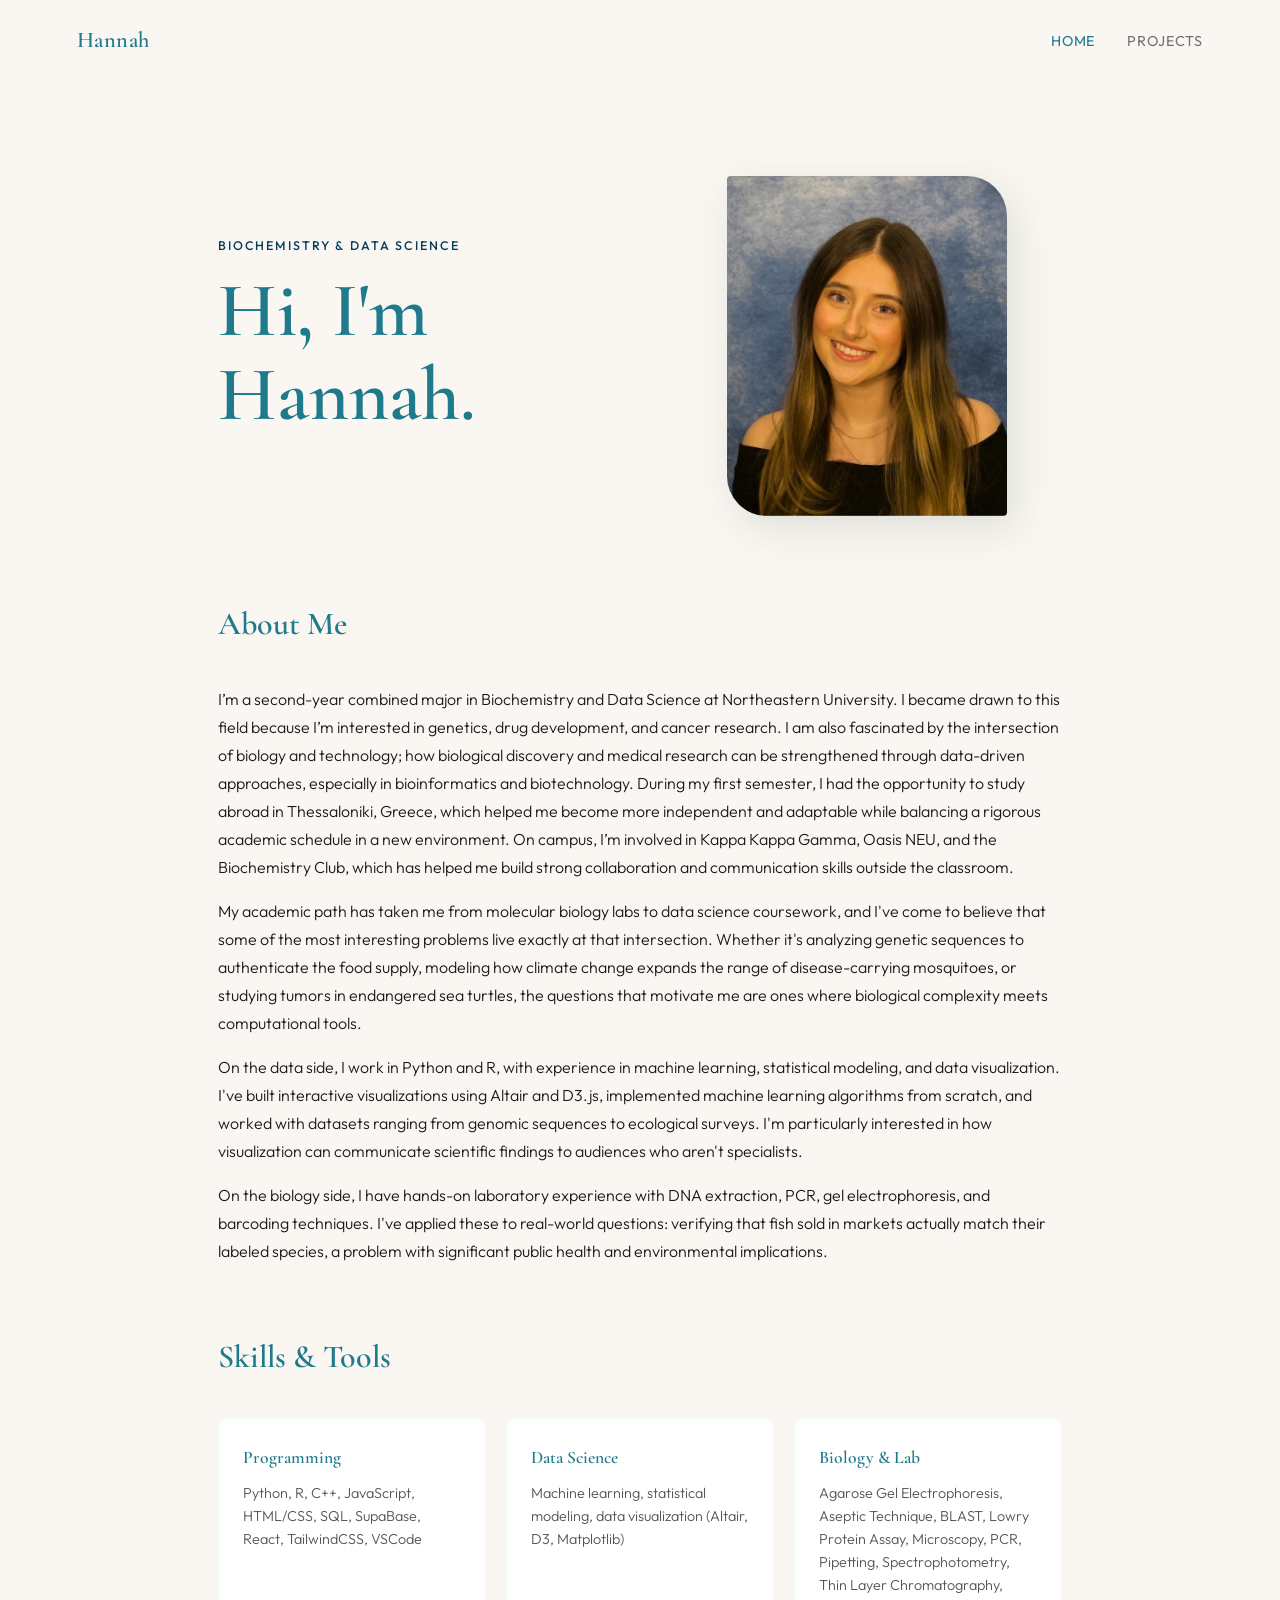
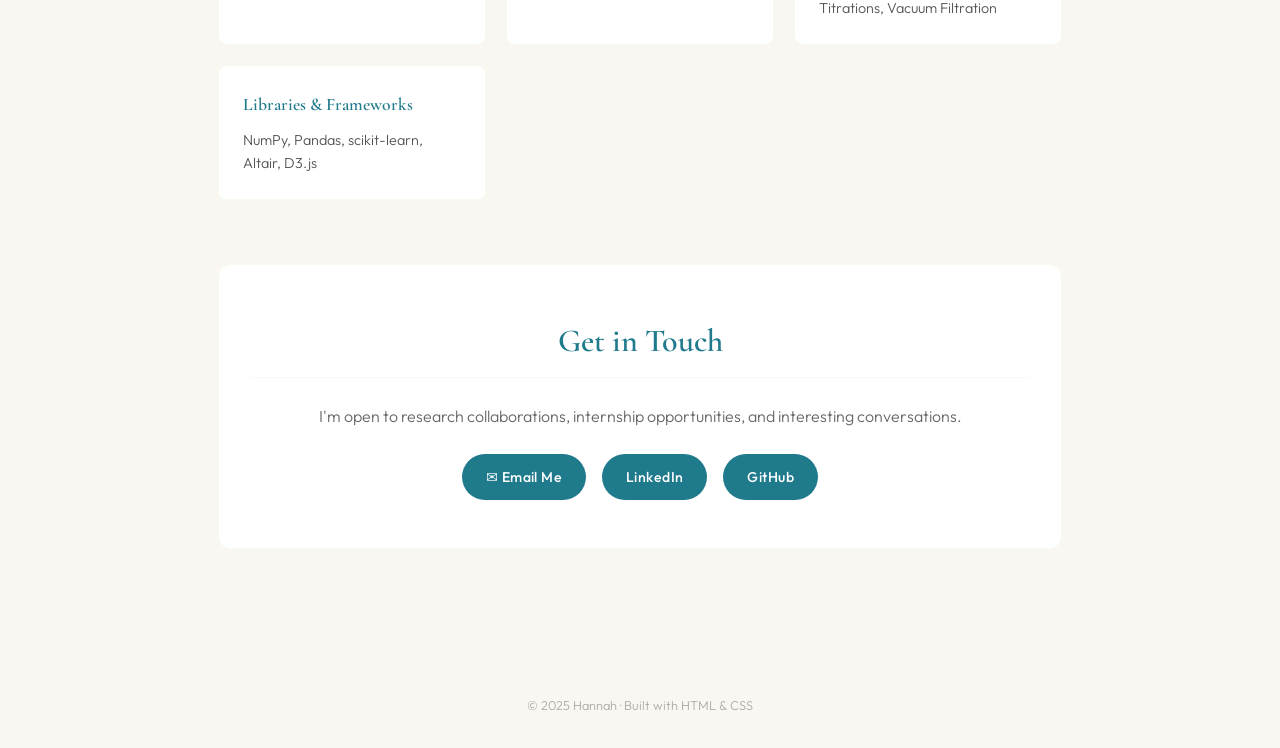
<file: index.html>
<!DOCTYPE html>
<html lang="en">
<head>
  <meta charset="UTF-8" />
  <meta name="viewport" content="width=device-width, initial-scale=1.0"/>
  <title>Hannah | Home</title>
  <link rel="preconnect" href="https://fonts.googleapis.com"/>
  <link href="https://fonts.googleapis.com/css2?family=Cormorant+Garamond:ital,wght@0,400;0,600;1,400&family=Outfit:wght@300;400;500&display=swap" rel="stylesheet"/>
  <link rel="stylesheet" href="style.css"/>
</head>
<body>

  <!-- Navigation -->
  <nav>
    <span class="nav-name">Hannah</span>
    <ul>
      <li><a href="index.html" class="active">Home</a></li>
      <li><a href="projects.html">Projects</a></li>
    </ul>
  </nav>

  <!-- Hero -->
  <header class="hero">
    <div class="hero-text">
      <p class="eyebrow">Biochemistry &amp; Data Science</p>
      <h1>Hi, I'm Hannah.</h1>
    </div>
    <div class="hero-image">
      <div class="image-frame">
        <img src="profile.jpg" alt="Hannah" onerror="this.style.display='none'; this.parentElement.classList.add('placeholder')"/>
      </div>
    </div>
  </header>

  <!-- About section -->
  <main>
    <section class="about">
      <h2>About Me</h2>
      <div class="about-body">
        <p>
          I’m a second-year combined major in Biochemistry and Data Science at Northeastern
          University. I became drawn to this field because I’m interested in genetics, drug
          development, and cancer research. I am also fascinated by the intersection of biology and
          technology; how biological discovery and medical research can be strengthened through
          data-driven approaches, especially in bioinformatics and biotechnology. During my first
          semester, I had the opportunity to study abroad in Thessaloniki, Greece, which helped me
          become more independent and adaptable while balancing a rigorous academic schedule
          in a new environment. On campus, I’m involved in Kappa Kappa Gamma, Oasis NEU,
          and the Biochemistry Club, which has helped me build strong collaboration and
          communication skills outside the classroom.        </p>
        <p>
          My academic path has taken me from molecular biology labs to data science coursework, and I've come to believe that some of the most interesting problems live exactly at that intersection. Whether it's analyzing genetic sequences to authenticate the food supply, modeling how climate change expands the range of disease-carrying mosquitoes, or studying tumors in endangered sea turtles, the questions that motivate me are ones where biological complexity meets computational tools.
        </p>
        <p>
          On the data side, I work in Python and R, with experience in machine learning, statistical modeling, and data visualization. I've built interactive visualizations using Altair and D3.js, implemented machine learning algorithms from scratch, and worked with datasets ranging from genomic sequences to ecological surveys. I'm particularly interested in how visualization can communicate scientific findings to audiences who aren't specialists.
        </p>
        <p>
          On the biology side, I have hands-on laboratory experience with DNA extraction, PCR, gel electrophoresis, and barcoding techniques. I've applied these to real-world questions: verifying that fish sold in markets actually match their labeled species, a problem with significant public health and environmental implications.
        </p>
      </div>
    </section>

    <!-- Skills / highlights -->
    <section class="skills">
      <h2>Skills &amp; Tools</h2>
      <div class="skills-grid">
        <div class="skill-card">
          <h3>Programming</h3>
          <p>Python, R, C++, JavaScript, HTML/CSS, SQL, SupaBase, React, TailwindCSS, VSCode
          </p>
        </div>
        <div class="skill-card">
          <h3>Data Science</h3>
          <p>Machine learning, statistical modeling, data visualization (Altair, D3, Matplotlib)</p>
        </div>
        <div class="skill-card">
          <h3>Biology &amp; Lab</h3>
          <p> Agarose Gel Electrophoresis, Aseptic Technique, BLAST, Lowry Protein Assay, Microscopy, PCR, Pipetting, Spectrophotometry, Thin Layer Chromatography, Titrations, Vacuum Filtration
          </p>
        </div>
        <div class="skill-card">
          <h3>Libraries &amp; Frameworks</h3>
          <p>NumPy, Pandas, scikit-learn, Altair, D3.js</p>
        </div>
      </div>
    </section>

    <!-- Contact section -->
    <section class="contact">
      <h2>Get in Touch</h2>
      <p>I'm open to research collaborations, internship opportunities, and interesting conversations.</p>
      <div class="contact-links">
        <a href="mailto:casali.h@northeastern.edu" class="contact-btn">✉ Email Me</a>
        <a href="https://linkedin.com/in/hannah-casali" class="contact-btn" target="_blank">LinkedIn</a>
        <a href="https://github.com/hannahcasali22" class="contact-btn" target="_blank">GitHub</a>
      </div>
    </section>
  </main>

  <footer>
    <p>© 2025 Hannah · Built with HTML &amp; CSS</p>
  </footer>

</body>
</html>
</file>
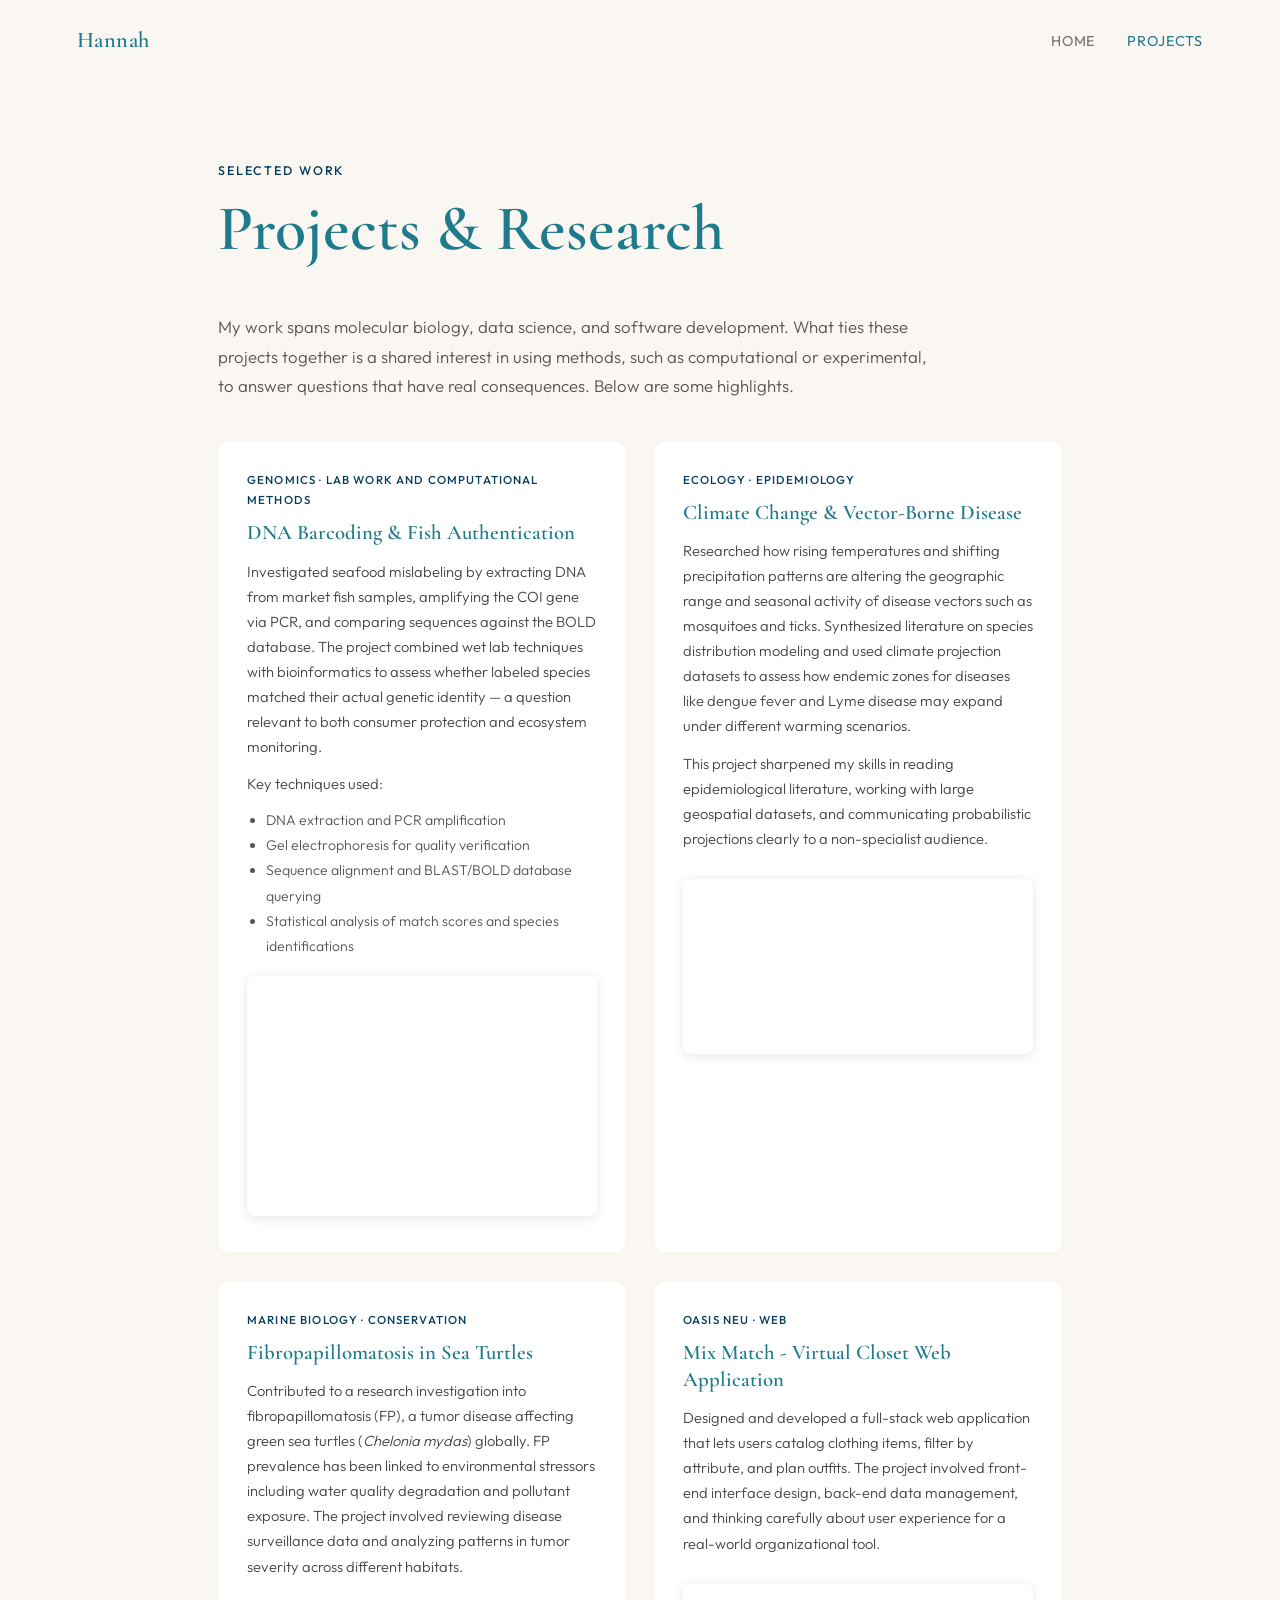
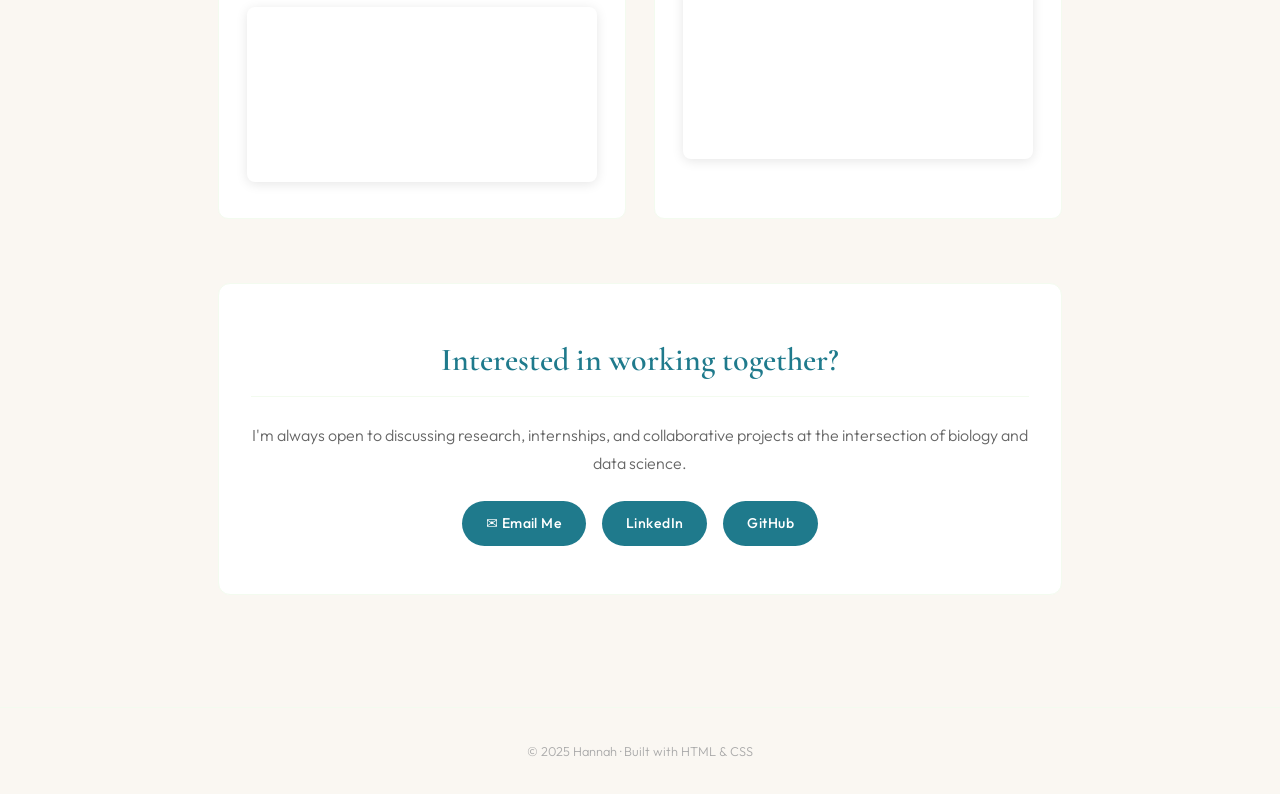
<file: projects.html>
<!DOCTYPE html>
<html lang="en">
<head>
  <meta charset="UTF-8" />
  <meta name="viewport" content="width=device-width, initial-scale=1.0"/>
  <title>Hannah | Projects</title>
  <link rel="preconnect" href="https://fonts.googleapis.com"/>
  <link href="https://fonts.googleapis.com/css2?family=Cormorant+Garamond:ital,wght@0,400;0,600;1,400&family=Outfit:wght@300;400;500&display=swap" rel="stylesheet"/>
  <link rel="stylesheet" href="style.css"/>
</head>
<body>

  <!-- Navigation -->
  <nav>
    <span class="nav-name">Hannah</span>
    <ul>
      <li><a href="index.html">Home</a></li>
      <li><a href="projects.html" class="active">Projects</a></li>
    </ul>
  </nav>

  <!-- Page Header -->
  <div class="page-header">
    <p class="eyebrow">Selected Work</p>
    <h1>Projects &amp; Research</h1>
  </div>

  <main>
    <section class="projects-intro">
      <p>
        My work spans molecular biology, data science, and software development. What ties these projects together is a shared interest in using methods, such as computational or experimental, to answer questions that have real consequences. Below are some highlights.
      </p>
    </section>

    <!-- Project cards -->
    <section class="projects-grid">

      <article class="project-card">
        <div class="project-tag">Genomics · Lab Work and Computational Methods</div>
        <h3>DNA Barcoding &amp; Fish Authentication</h3>
        <p>
          Investigated seafood mislabeling by extracting DNA from market fish samples, amplifying the COI gene via PCR, and comparing sequences against the BOLD database. The project combined wet lab techniques with bioinformatics to assess whether labeled species matched their actual genetic identity — a question relevant to both consumer protection and ecosystem monitoring.
        </p>
        <p>
          Key techniques used:
        </p>
        <ul>
          <li>DNA extraction and PCR amplification</li>
          <li>Gel electrophoresis for quality verification</li>
          <li>Sequence alignment and BLAST/BOLD database querying</li>
          <li>Statistical analysis of match scores and species identifications</li>
        </ul>
        <iframe 
          src="fish-fraud-project.pdf#toolbar=0&view=FitH"
          width="100%" 
          height="240px"
          style="border: none; border-radius: 8px; margin-top: 1rem; box-shadow: 0 2px 12px rgba(0,0,0,0.1);">
      </iframe>
      </article>

      <article class="project-card">
        <div class="project-tag">Ecology · Epidemiology</div>
        <h3>Climate Change &amp; Vector-Borne Disease</h3>
        <p>
          Researched how rising temperatures and shifting precipitation patterns are altering the geographic range and seasonal activity of disease vectors such as mosquitoes and ticks. Synthesized literature on species distribution modeling and used climate projection datasets to assess how endemic zones for diseases like dengue fever and Lyme disease may expand under different warming scenarios.
        </p>
        <p>
          This project sharpened my skills in reading epidemiological literature, working with large geospatial datasets, and communicating probabilistic projections clearly to a non-specialist audience.
        </p>
        <iframe 
          src="vector-bone-diseases.pdf#toolbar=0&view=FitH"
          width="100%" 
          height="175px"
          style="border: none; border-radius: 8px; margin-top: 1rem; box-shadow: 0 2px 12px rgba(0,0,0,0.1);">
        </iframe>
      </article>

      <article class="project-card">
        <div class="project-tag">Marine Biology · Conservation</div>
        <h3>Fibropapillomatosis in Sea Turtles</h3>
        <p>
          Contributed to a research investigation into fibropapillomatosis (FP), a tumor disease affecting green sea turtles (<em>Chelonia mydas</em>) globally. FP prevalence has been linked to environmental stressors including water quality degradation and pollutant exposure. The project involved reviewing disease surveillance data and analyzing patterns in tumor severity across different habitats.
        </p>
      <iframe 
          src="seaturtles-gwas.pdf#toolbar=0&view=FitH"
          width="100%" 
          height="175px"
          style="border: none; border-radius: 8px; margin-top: 1rem; box-shadow: 0 2px 12px rgba(0,0,0,0.1);">
      </iframe>
      </article>


      <article class="project-card">
        <div class="project-tag">Oasis NEU · Web</div>
        <h3>Mix Match - Virtual Closet Web Application</h3>
        <p>
          Designed and developed a full-stack web application that lets users catalog clothing items, filter by attribute, and plan outfits. The project involved front-end interface design, back-end data management, and thinking carefully about user experience for a real-world organizational tool.
        </p>
        <iframe 
          src="mixmatch.pdf#toolbar=0&view=FitH"
          width="100%" 
          height="175px"
          style="border: none; border-radius: 8px; margin-top: 1rem; box-shadow: 0 2px 12px rgba(0,0,0,0.1);">
      </iframe>
      </article>

    </section>

    <!-- Contact section -->
    <section class="contact">
      <h2>Interested in working together?</h2>
      <p>I'm always open to discussing research, internships, and collaborative projects at the intersection of biology and data science.</p>
      <div class="contact-links">
        <a href="mailto:your.email@northeastern.edu" class="contact-btn">✉ Email Me</a>
        <a href="https://linkedin.com/in/yourprofile" class="contact-btn" target="_blank">LinkedIn</a>
        <a href="https://github.com/yourusername" class="contact-btn" target="_blank">GitHub</a>
      </div>
    </section>
  </main>

  <footer>
    <p>© 2025 Hannah · Built with HTML &amp; CSS</p>
  </footer>

</body>
</html>
</file>
<file: style.css>
/* ===========================
   CSS Variables & Reset
   =========================== */
:root {
  --cream:    #faf7f2;
  --ink:      #1a1a18;
  --teal:     #1F7A8C;
  --palesky:  #BFDBF7;
  --honeydew: #F3FBEF;
  --yaleblue: #053c5e;

  --font-display: 'Cormorant Garamond', Georgia, serif;
  --font-body:    'Outfit', system-ui, sans-serif;
}

*, *::before, *::after {
  box-sizing: border-box;
  margin: 0;
  padding: 0;
}

html {
  scroll-behavior: smooth;
}

body {
  background-color: var(--cream);
  color: var(--ink);
  font-family: var(--font-body);
  font-weight: 300;
  font-size: 1rem;
  line-height: 1.75;
}

/* ===========================
   Navigation
   =========================== */
nav {
  display: flex;
  align-items: center;
  justify-content: space-between;
  padding: 1.25rem 6vw;
  border-bottom: 1px solid var(--honeydew);
);
  background: var(--cream);
  position: sticky;
  top: 0;
  z-index: 100;
}

.nav-name {
  font-family: var(--font-display);
  font-size: 1.4rem;
  font-weight: 600;
  color: var(--teal);
  letter-spacing: 0.02em;
}

nav ul {
  list-style: none;
  display: flex;
  gap: 2rem;
}

nav a {
  text-decoration: none;
  font-size: 0.9rem;
  font-weight: 400;
  letter-spacing: 0.06em;
  text-transform: uppercase;
  color: var(--ink);
  opacity: 0.6;
  transition: opacity 0.2s, color 0.2s;
}

nav a:hover,
nav a.active {
  opacity: 1;
  color: var(--teal);
}

/* ===========================
   Hero (index.html)
   =========================== */
.hero {
  display: grid;
  grid-template-columns: 1fr 1fr;
  gap: 4rem;
  align-items: center;
  padding: 6rem 10vw 5rem;
  max-width: 1100px;
  margin: 0 auto;
}

.eyebrow {
  font-size: 0.78rem;
  letter-spacing: 0.15em;
  text-transform: uppercase;
  color: var(--yaleblue);
  font-weight: 500;
  margin-bottom: 0.75rem;
}

.hero h1 {
  font-family: var(--font-display);
  font-size: clamp(3rem, 6vw, 5rem);
  font-weight: 600;
  line-height: 1.1;
  color: var(--teal);
  margin-bottom: 1.25rem;
}

.tagline {
  font-size: 1.1rem;
  color: #555;
  max-width: 420px;
  font-style: italic;
  font-family: var(--font-display);
  font-size: 1.25rem;
}

.hero-image {
  display: flex;
  justify-content: center;
}

.image-frame {
  width: 280px;
  height: 340px;
  border-radius: 4px 40px 4px 40px;
  overflow: hidden;
  background: var(--honeydew);
  box-shadow: 8px 12px 40px rgba(61, 90, 71, 0.15);
}

.image-frame img {
  width: 100%;
  height: 100%;
  object-fit: cover;
  display: block;
}

.image-frame.placeholder::after {
  content: "Photo";
  display: flex;
  align-items: center;
  justify-content: center;
  height: 100%;
  color: var(--palesky);
  font-family: var(--font-display);
  font-size: 1.2rem;
  letter-spacing: 0.1em;
}

/* ===========================
   Page Header (projects.html)
   =========================== */
.page-header {
  padding: 5rem 10vw 3rem;
  max-width: 1100px;
  margin: 0 auto;
}

.page-header h1 {
  font-family: var(--font-display);
  font-size: clamp(2.5rem, 5vw, 4rem);
  font-weight: 600;
  color: var(--teal);
  line-height: 1.1;
}

/* ===========================
   Main content area
   =========================== */
main {
  max-width: 1100px;
  margin: 0 auto;
  padding: 0 10vw 4rem;
}

/* ===========================
   About section
   =========================== */
.about {
  margin-bottom: 4rem;
}

.about h2,
.skills h2,
.contact h2 {
  font-family: var(--font-display);
  font-size: 2rem;
  font-weight: 600;
  color: var(--teal);
  margin-bottom: 1.5rem;
  padding-bottom: 0.5rem;
  border-bottom: 1px solid var(--honeydew);
}

.about-body p + p {
  margin-top: 1rem;
}

/* ===========================
   Skills grid
   =========================== */
.skills {
  margin-bottom: 4rem;
}

.skills-grid {
  display: grid;
  grid-template-columns: repeat(auto-fit, minmax(220px, 1fr));
  gap: 1.25rem;
}

.skill-card {
  background: white;
  border: 1px solid var(--honeydew);
  border-radius: 8px;
  padding: 1.5rem;
  transition: box-shadow 0.2s;
}

.skill-card:hover {
  box-shadow: 0 4px 20px rgba(61,90,71,0.10);
}

.skill-card h3 {
  font-family: var(--font-display);
  font-size: 1.1rem;
  font-weight: 600;
  color: var(--teal);
  margin-bottom: 0.5rem;
}

.skill-card p {
  font-size: 0.9rem;
  color: #555;
  line-height: 1.6;
}

/* ===========================
   Projects intro
   =========================== */
.projects-intro {
  margin-bottom: 2.5rem;
  font-size: 1.05rem;
  color: #555;
  max-width: 720px;
}

/* ===========================
   Projects grid
   =========================== */
.projects-grid {
  display: grid;
  grid-template-columns: repeat(auto-fit, minmax(320px, 1fr));
  gap: 1.75rem;
  margin-bottom: 4rem;
}

.project-card {
  background: white;
  border: 1px solid var(--honeydew);
  border-radius: 10px;
  padding: 1.75rem;
  transition: box-shadow 0.2s, transform 0.2s;
}

.project-card:hover {
  box-shadow: 0 6px 28px rgba(61,90,71,0.12);
  transform: translateY(-2px);
}

.project-tag {
  font-size: 0.72rem;
  letter-spacing: 0.1em;
  text-transform: uppercase;
  color: var(--yaleblue);
  font-weight: 500;
  margin-bottom: 0.6rem;
}

.project-card h3 {
  font-family: var(--font-display);
  font-size: 1.3rem;
  font-weight: 600;
  color: var(--teal);
  margin-bottom: 0.75rem;
  line-height: 1.3;
}

.project-card p {
  font-size: 0.92rem;
  color: #444;
  line-height: 1.7;
  margin-bottom: 0.75rem;
}

.project-card ul {
  padding-left: 1.2rem;
  font-size: 0.88rem;
  color: #555;
  line-height: 1.8;
}

/* ===========================
   Contact section
   =========================== */
.contact {
  text-align: center;
  padding: 3rem 2rem;
  background: white;
  border: 1px solid var(--honeydew);
  border-radius: 12px;
  margin-top: 1rem;
}

.contact p {
  color: #666;
  margin-bottom: 1.5rem;
  font-size: 1rem;
}

.contact-links {
  display: flex;
  gap: 1rem;
  justify-content: center;
  flex-wrap: wrap;
}

.contact-btn {
  display: inline-block;
  padding: 0.65rem 1.5rem;
  background: var(--teal);
  color: white;
  text-decoration: none;
  border-radius: 999px;
  font-size: 0.88rem;
  font-weight: 500;
  letter-spacing: 0.03em;
  transition: background 0.2s, transform 0.15s;
}

.contact-btn:hover {
  background: var(--ink);
  transform: translateY(-1px);
}

/* ===========================
   Footer
   =========================== */
footer {
  text-align: center;
  padding: 2rem;
  font-size: 0.8rem;
  color: #aaa;
  border-top: 1px solid var(--honeydew);
  margin-top: 3rem;
  font-family: var(--font-body);
}

/* ===========================
   Responsive
   =========================== */
@media (max-width: 700px) {
  .hero {
    grid-template-columns: 1fr;
    padding: 3rem 6vw;
    gap: 2.5rem;
  }

  .hero-image {
    order: -1;
  }

  .image-frame {
    width: 200px;
    height: 240px;
  }

  .projects-grid {
    grid-template-columns: 1fr;
  }
}
</file>
